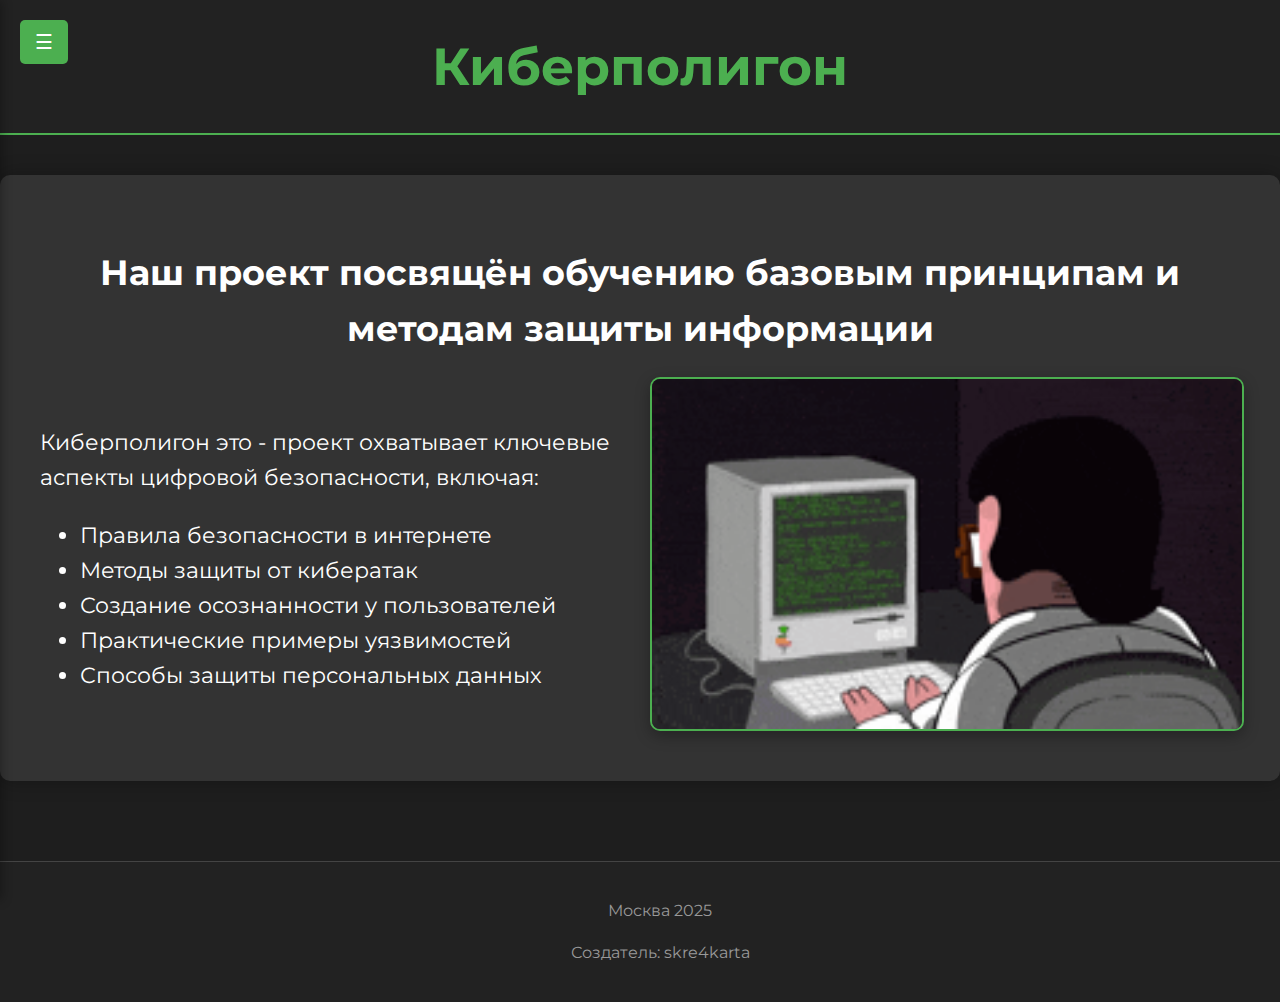
<file: WebSite_Cyberpoligon/index.html>
﻿<!DOCTYPE html>
<html lang="ru">
<head>
    <meta charset="UTF-8">
    <link rel="icon" type="image/x-icon" href="images/favicon.ico">
    <meta name="viewport" content="width=device-width, initial-scale=1.0">
    <title>Кибеполигон</title>
    <link rel="stylesheet" href="styles.css">
    <link href="https://fonts.googleapis.com/css2?family=Montserrat:wght@400;500;700&display=swap" rel="stylesheet">
</head>
<body class="index-page">
    <button class="menu-toggle">☰</button>

    <div class="sidebar">
        <div class="sidebar-header">
            <h2>Меню</h2>
        </div>
        <nav class="sidebar-nav">
            <ul>
                <li><a href="index.html" class="active">Главная</a></li>
                <li><a href="about.html">О проекте</a></li>
                <li><a href="team.html">Команда</a></li>
                <li><a href="blog.html">Журнал</a></li>
                <li><a href="resources.html">Ресурсы</a></li>
            </ul>
        </nav>
        <div class="sidebar-footer">
            <p>Москва 2025</p>
            <p>Создатель: skre4karta</p>
        </div>
    </div>

    <div class="main-content">
        <header class="page-title">
            <h1 class="fade-in">Киберполигон</h1>
        </header>

        <div class="container">
            <h2 class="fade-in subtitle">Наш проект посвящён обучению базовым принципам и методам защиты информации</h2>

            <div class="content-block">
                <div class="left-block fade-in">
                    <p>Киберполигон это - проект охватывает ключевые аспекты цифровой безопасности, включая:</p>
                    <ul>
                        <li>Правила безопасности в интернете</li>
                        <li>Методы защиты от кибератак</li>
                        <li>Создание осознанности у пользователей</li>
                        <li>Практические примеры уязвимостей</li>
                        <li>Способы защиты персональных данных</li>
                    </ul>
                </div>
                <div class="right-block fade-in">
                    <img src="images/security-concept.gif" alt="Концепция безопасности" class="project-image">
                </div>
            </div>
        </div>

        <footer class="main-footer">
            <p>Москва 2025</p>
            <p>Создатель: skre4karta</p>
        </footer>
    </div>

    <script src="script.js"></script>
</body>
</html>
</file>
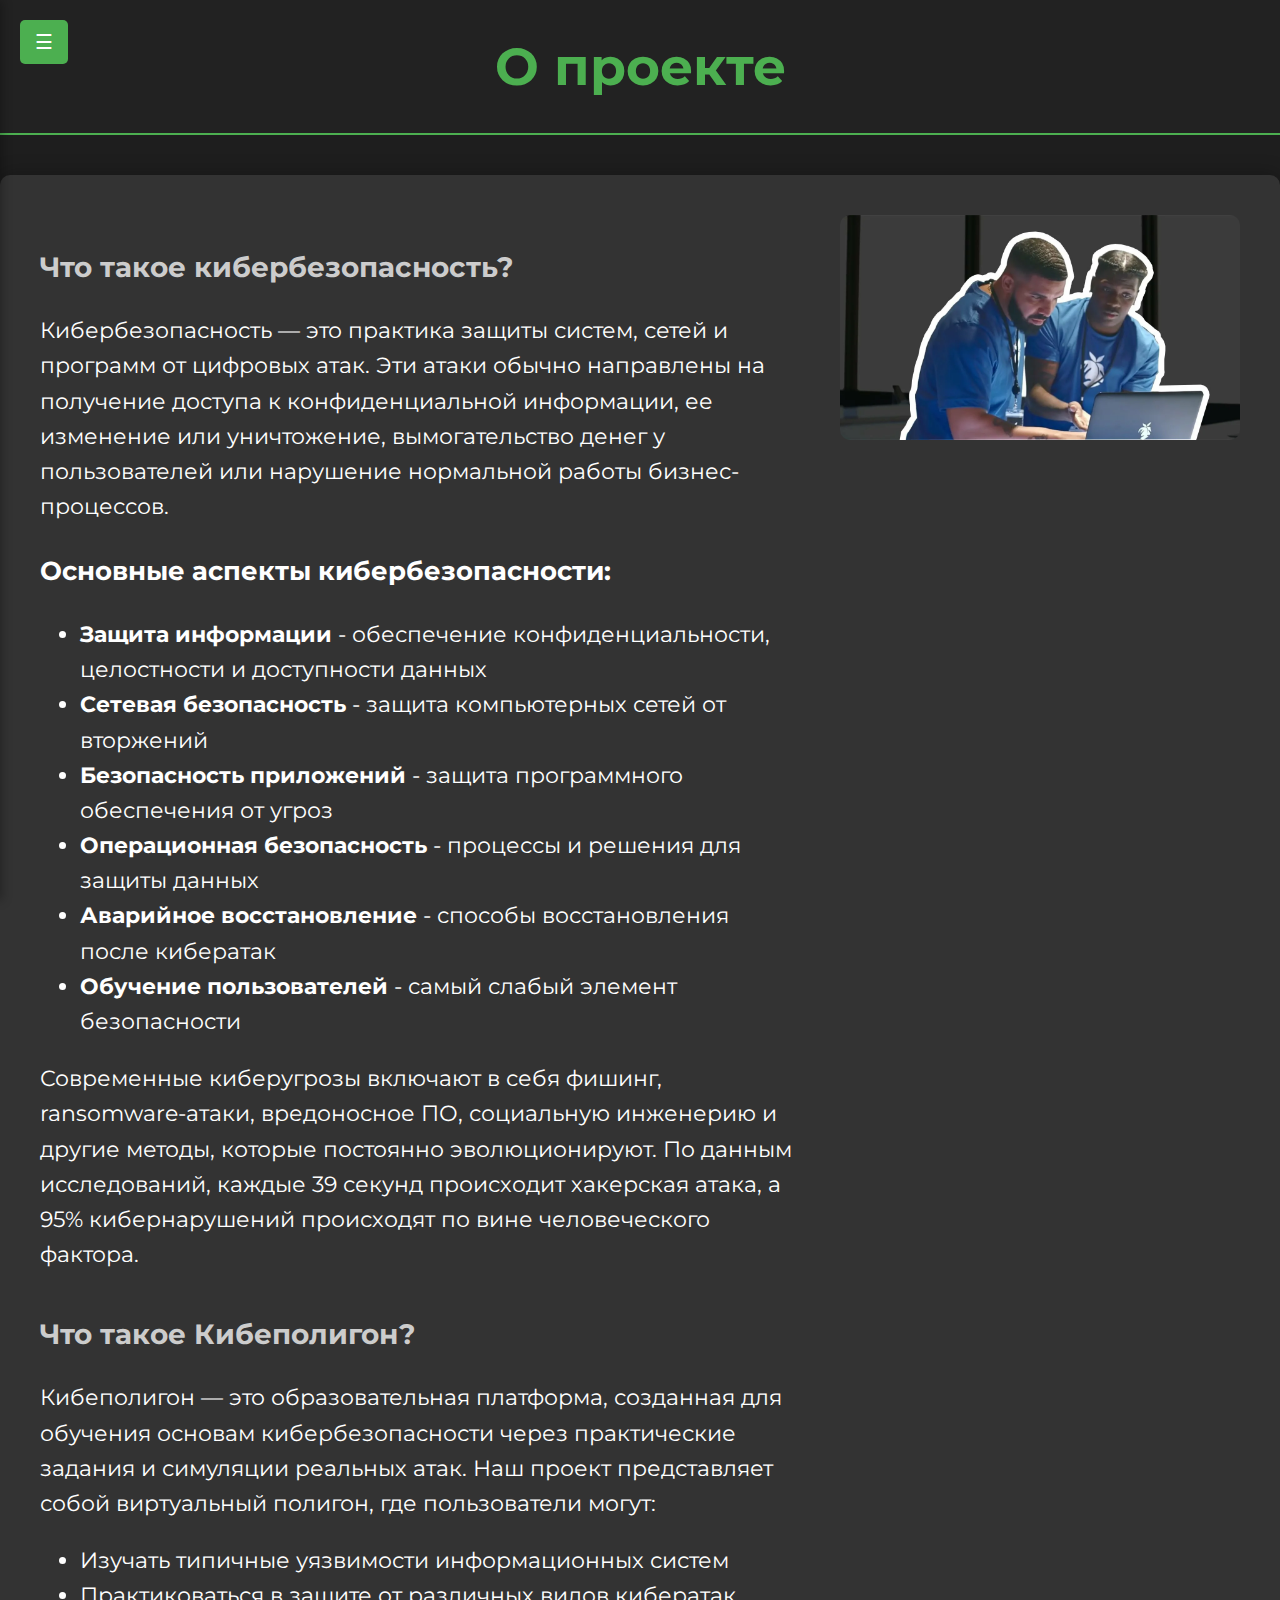
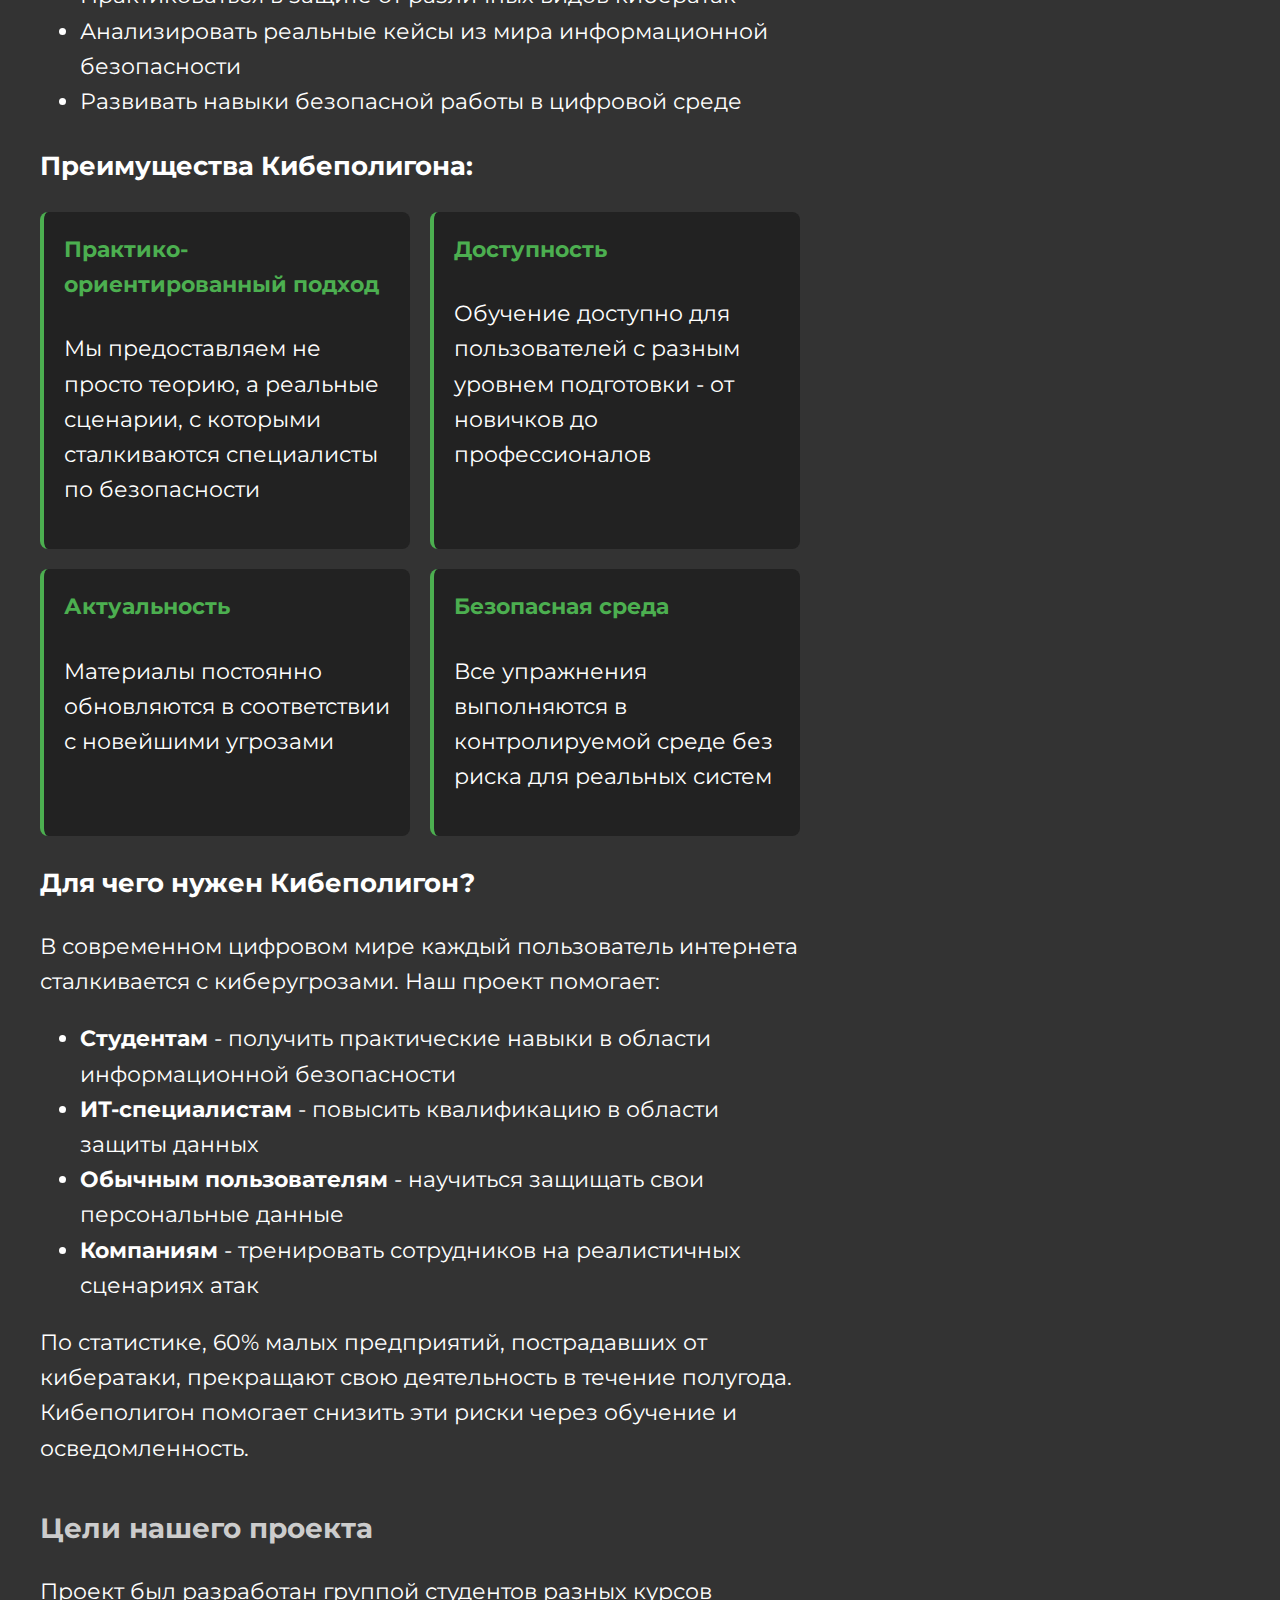
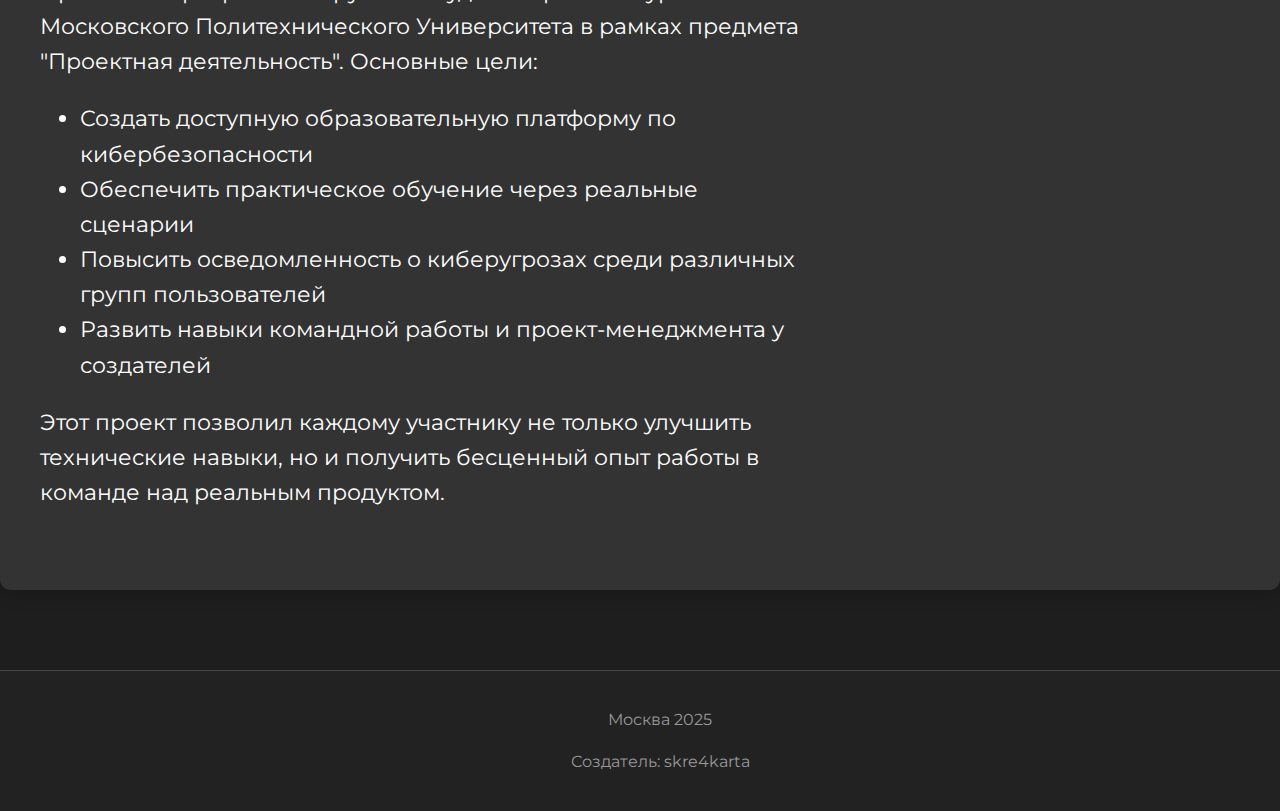
<file: WebSite_Cyberpoligon/about.html>
﻿<!DOCTYPE html>
<html lang="ru">
<head>
    <meta charset="UTF-8">
    <link rel="icon" type="image/x-icon" href="images/favicon.ico">
    <meta name="viewport" content="width=device-width, initial-scale=1.0">
    <title>О проекте | Кибеполигон</title>
    <link rel="stylesheet" href="styles.css">
    <link href="https://fonts.googleapis.com/css2?family=Montserrat:wght@400;500;700&display=swap" rel="stylesheet">
</head>
<body class="about-page">
    <button class="menu-toggle">☰</button>

    <div class="sidebar">
        <div class="sidebar-header">
            <h2>Меню</h2>
        </div>
        <nav class="sidebar-nav">
            <ul>
                <li><a href="index.html">Главная</a></li>
                <li><a href="about.html" class="active">О проекте</a></li>
                <li><a href="team.html">Команда</a></li>
                <li><a href="blog.html">Журнал</a></li>
                <li><a href="resources.html">Ресурсы</a></li>
            </ul>
        </nav>
        <div class="sidebar-footer">
            <p>Москва 2025</p>
            <p>Создатель: skre4karta</p>
        </div>
    </div>

    <div class="main-content">
        <header class="page-title">
            <h1 class="fade-in">О проекте</h1>
        </header>

        <div class="container">
            <div class="about-content">
                <div class="fade-in">
                    <section class="cyber-security-section">
                        <h2>Что такое кибербезопасность?</h2>
                        <p>Кибербезопасность — это практика защиты систем, сетей и программ от цифровых атак. Эти атаки обычно направлены на получение доступа к конфиденциальной информации, ее изменение или уничтожение, вымогательство денег у пользователей или нарушение нормальной работы бизнес-процессов.</p>

                        <h3>Основные аспекты кибербезопасности:</h3>
                        <ul>
                            <li><strong>Защита информации</strong> - обеспечение конфиденциальности, целостности и доступности данных</li>
                            <li><strong>Сетевая безопасность</strong> - защита компьютерных сетей от вторжений</li>
                            <li><strong>Безопасность приложений</strong> - защита программного обеспечения от угроз</li>
                            <li><strong>Операционная безопасность</strong> - процессы и решения для защиты данных</li>
                            <li><strong>Аварийное восстановление</strong> - способы восстановления после кибератак</li>
                            <li><strong>Обучение пользователей</strong> - самый слабый элемент безопасности</li>
                        </ul>

                        <p>Современные киберугрозы включают в себя фишинг, ransomware-атаки, вредоносное ПО, социальную инженерию и другие методы, которые постоянно эволюционируют. По данным исследований, каждые 39 секунд происходит хакерская атака, а 95% кибернарушений происходят по вине человеческого фактора.</p>
                    </section>

                    <section class="cyberpolygon-section">
                        <h2>Что такое Кибеполигон?</h2>
                        <p>Кибеполигон — это образовательная платформа, созданная для обучения основам кибербезопасности через практические задания и симуляции реальных атак. Наш проект представляет собой виртуальный полигон, где пользователи могут:</p>

                        <ul>
                            <li>Изучать типичные уязвимости информационных систем</li>
                            <li>Практиковаться в защите от различных видов кибератак</li>
                            <li>Анализировать реальные кейсы из мира информационной безопасности</li>
                            <li>Развивать навыки безопасной работы в цифровой среде</li>
                        </ul>

                        <h3>Преимущества Кибеполигона:</h3>
                        <div class="advantages-grid">
                            <div class="advantage-card">
                                <h4>Практико-ориентированный подход</h4>
                                <p>Мы предоставляем не просто теорию, а реальные сценарии, с которыми сталкиваются специалисты по безопасности</p>
                            </div>
                            <div class="advantage-card">
                                <h4>Доступность</h4>
                                <p>Обучение доступно для пользователей с разным уровнем подготовки - от новичков до профессионалов</p>
                            </div>
                            <div class="advantage-card">
                                <h4>Актуальность</h4>
                                <p>Материалы постоянно обновляются в соответствии с новейшими угрозами</p>
                            </div>
                            <div class="advantage-card">
                                <h4>Безопасная среда</h4>
                                <p>Все упражнения выполняются в контролируемой среде без риска для реальных систем</p>
                            </div>
                        </div>

                        <h3>Для чего нужен Кибеполигон?</h3>
                        <p>В современном цифровом мире каждый пользователь интернета сталкивается с киберугрозами. Наш проект помогает:</p>
                        <ul>
                            <li><strong>Студентам</strong> - получить практические навыки в области информационной безопасности</li>
                            <li><strong>ИТ-специалистам</strong> - повысить квалификацию в области защиты данных</li>
                            <li><strong>Обычным пользователям</strong> - научиться защищать свои персональные данные</li>
                            <li><strong>Компаниям</strong> - тренировать сотрудников на реалистичных сценариях атак</li>
                        </ul>

                        <p>По статистике, 60% малых предприятий, пострадавших от кибератаки, прекращают свою деятельность в течение полугода. Кибеполигон помогает снизить эти риски через обучение и осведомленность.</p>
                    </section>

                    <section class="project-goals">
                        <h2>Цели нашего проекта</h2>
                        <p>Проект был разработан группой студентов разных курсов Московского Политехнического Университета в рамках предмета "Проектная деятельность". Основные цели:</p>
                        <ul>
                            <li>Создать доступную образовательную платформу по кибербезопасности</li>
                            <li>Обеспечить практическое обучение через реальные сценарии</li>
                            <li>Повысить осведомленность о киберугрозах среди различных групп пользователей</li>
                            <li>Развить навыки командной работы и проект-менеджмента у создателей</li>
                        </ul>
                        <p>Этот проект позволил каждому участнику не только улучшить технические навыки, но и получить бесценный опыт работы в команде над реальным продуктом.</p>
                    </section>
                </div>
                <img src="images/team-work.jpg" alt="Работа команды" class="about-photo zoom-in">
            </div>
        </div>

        <footer class="main-footer">
            <p>Москва 2025</p>
            <p>Создатель: skre4karta</p>
        </footer>
    </div>

    <script src="script.js"></script>
</body>
</html>
</file>
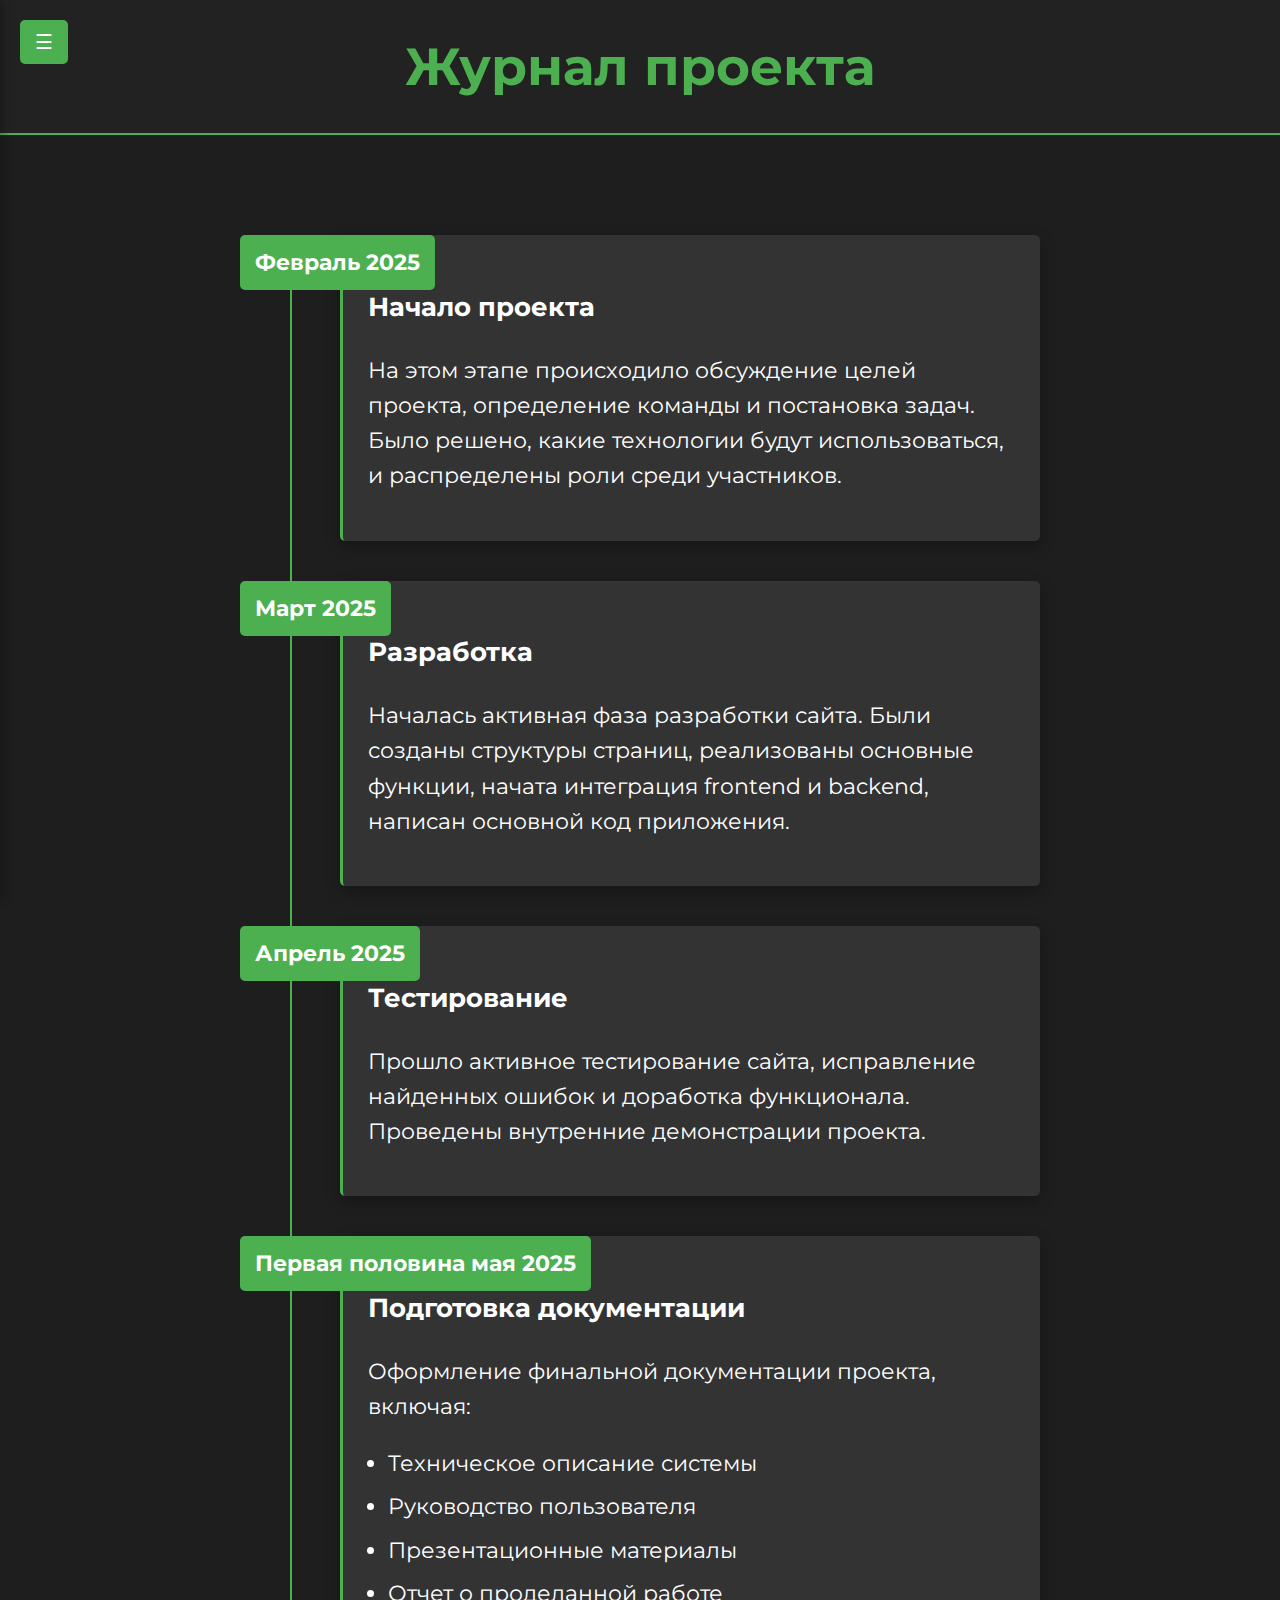
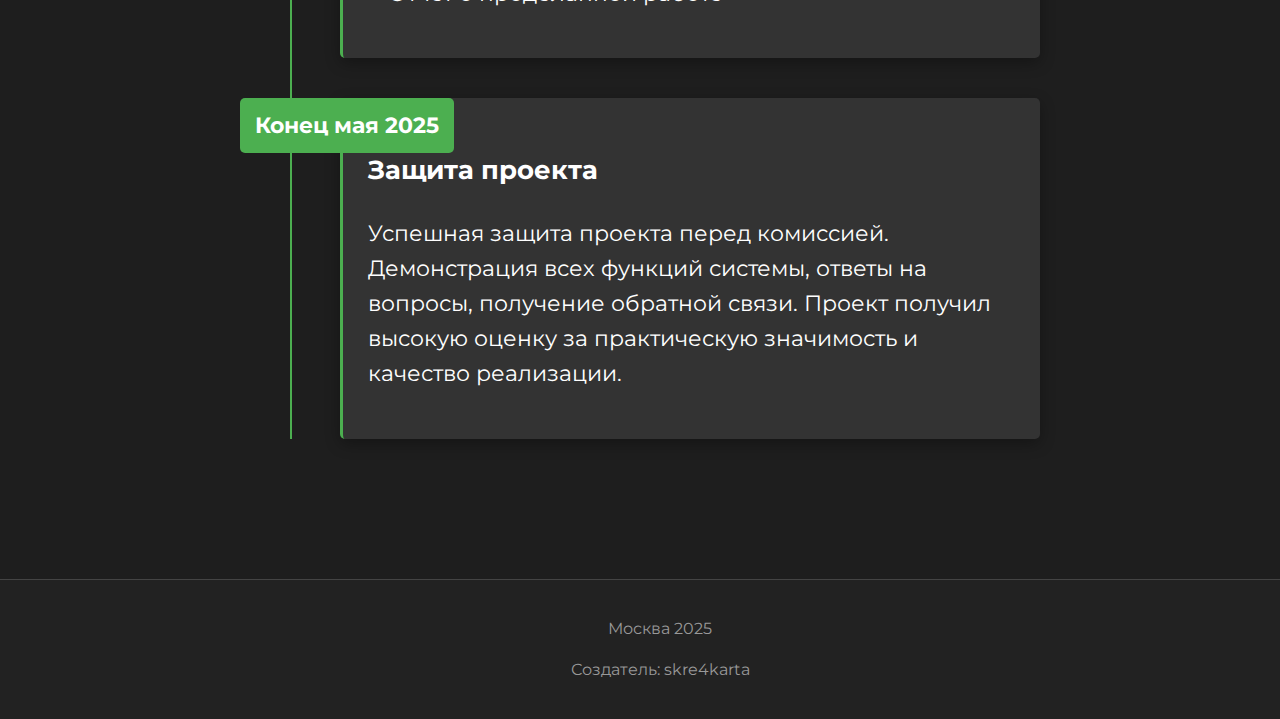
<file: WebSite_Cyberpoligon/blog.html>
﻿<!DOCTYPE html>
<html lang="ru">
<head>
    <meta charset="UTF-8">
    <link rel="icon" type="image/x-icon" href="images/favicon.ico">
    <meta name="viewport" content="width=device-width, initial-scale=1.0">
    <title>Журнал | Кибеполигон</title>
    <link rel="stylesheet" href="styles.css">
    <link href="https://fonts.googleapis.com/css2?family=Montserrat:wght@400;500;700&display=swap" rel="stylesheet">
</head>
<body class="blog-page">
    <button class="menu-toggle">☰</button>

    <div class="sidebar">
        <div class="sidebar-header">
            <h2>Меню</h2>
        </div>
        <nav class="sidebar-nav">
            <ul>
                <li><a href="index.html">Главная</a></li>
                <li><a href="about.html">О проекте</a></li>
                <li><a href="team.html">Команда</a></li>
                <li><a href="blog.html" class="active">Журнал</a></li>
                <li><a href="resources.html">Ресурсы</a></li>
            </ul>
        </nav>
        <div class="sidebar-footer">
            <p>Москва 2025</p>
            <p>Создатель: skre4karta</p>
        </div>
    </div>

    <div class="main-content">
        <header class="page-title">
            <h1 class="fade-in">Журнал проекта</h1>
        </header>

        <div class="container">
            <div class="timeline">
                <div class="timeline-item zoom-in">
                    <div class="timeline-date">Февраль 2025</div>
                    <div class="timeline-content">
                        <h3>Начало проекта</h3>
                        <p>На этом этапе происходило обсуждение целей проекта, определение команды и постановка задач. Было решено, какие технологии будут использоваться, и распределены роли среди участников.</p>
                    </div>
                </div>

                <div class="timeline-item zoom-in" style="animation-delay: 0.2s;">
                    <div class="timeline-date">Март 2025</div>
                    <div class="timeline-content">
                        <h3>Разработка</h3>
                        <p>Началась активная фаза разработки сайта. Были созданы структуры страниц, реализованы основные функции, начата интеграция frontend и backend, написан основной код приложения.</p>
                    </div>
                </div>

                <div class="timeline-item zoom-in" style="animation-delay: 0.4s;">
                    <div class="timeline-date">Апрель 2025</div>
                    <div class="timeline-content">
                        <h3>Тестирование</h3>
                        <p>Прошло активное тестирование сайта, исправление найденных ошибок и доработка функционала. Проведены внутренние демонстрации проекта.</p>
                    </div>
                </div>

                <div class="timeline-item zoom-in" style="animation-delay: 0.6s;">
                    <div class="timeline-date">Первая половина мая 2025</div>
                    <div class="timeline-content">
                        <h3>Подготовка документации</h3>
                        <p>
                            Оформление финальной документации проекта, включая:
                            <ul>
                                <li>Техническое описание системы</li>
                                <li>Руководство пользователя</li>
                                <li>Презентационные материалы</li>
                                <li>Отчет о проделанной работе</li>
                            </ul>
                        </p>
                    </div>
                </div>

                <div class="timeline-item zoom-in" style="animation-delay: 0.8s;">
                    <div class="timeline-date">Конец мая 2025</div>
                    <div class="timeline-content">
                        <h3>Защита проекта</h3>
                        <p>Успешная защита проекта перед комиссией. Демонстрация всех функций системы, ответы на вопросы, получение обратной связи. Проект получил высокую оценку за практическую значимость и качество реализации.</p>
                    </div>
                </div>
            </div>
        </div>

        <footer class="main-footer">
            <p>Москва 2025</p>
            <p>Создатель: skre4karta</p>
        </footer>
    </div>

    <script src="script.js"></script>
</body>
</html>
</file>
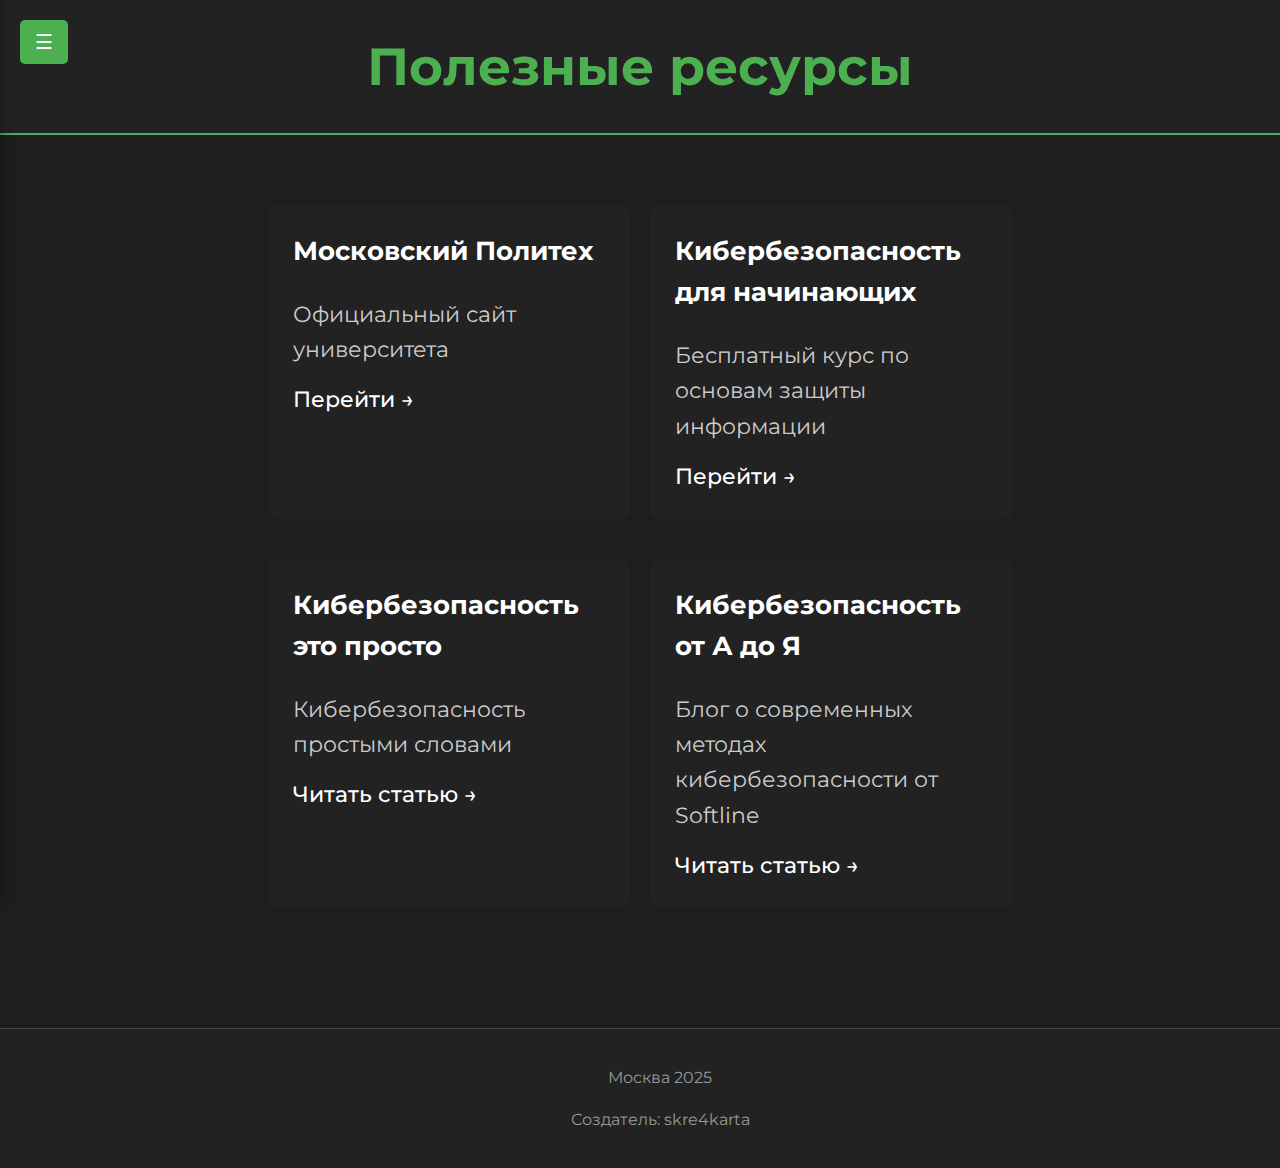
<file: WebSite_Cyberpoligon/resources.html>
﻿<!DOCTYPE html>
<html lang="ru">
<head>
    <meta charset="UTF-8">
    <link rel="icon" type="image/x-icon" href="images/favicon.ico">
    <meta name="viewport" content="width=device-width, initial-scale=1.0">
    <title>Ресурсы | Кибеполигон</title>
    <link rel="stylesheet" href="styles.css">
    <link href="https://fonts.googleapis.com/css2?family=Montserrat:wght@400;500;700&display=swap" rel="stylesheet">
</head>
<body class="resources-page">
    <button class="menu-toggle">☰</button>

    <div class="sidebar">
        <div class="sidebar-header">
            <h2>Меню</h2>
        </div>
        <nav class="sidebar-nav">
            <ul>
                <li><a href="index.html">Главная</a></li>
                <li><a href="about.html">О проекте</a></li>
                <li><a href="team.html">Команда</a></li>
                <li><a href="blog.html">Журнал</a></li>
                <li><a href="resources.html" class="active">Ресурсы</a></li>
            </ul>
        </nav>
        <div class="sidebar-footer">
            <p>Москва 2025</p>
            <p>Создатель: skre4karta</p>
        </div>
    </div>

    <div class="main-content">
        <header class="page-title">
            <h1 class="fade-in">Полезные ресурсы</h1>
        </header>

        <div class="container">
            <div class="resources-grid">
                <div class="resource-card zoom-in">
                    <h3 class="resource-title">Московский Политех</h3>
                    <p>Официальный сайт университета</p>
                    <a href="https://mospolytech.ru" target="_blank" rel="noopener noreferrer">Перейти →</a>
                </div>

                <div class="resource-card zoom-in" style="animation-delay: 0.2s;">
                    <h3 class="resource-title">Кибербезопасность для начинающих</h3>
                    <p>Бесплатный курс по основам защиты информации</p>
                    <a href="https://cyberpolygon.netlify.app/" target="_blank" rel="noopener noreferrer">Перейти →</a>
                </div>

                <div class="resource-card zoom-in" style="animation-delay: 0.4s;">
                    <h3 class="resource-title">Кибербезопасность это просто</h3>
                    <p>Кибербезопасность простыми словами</p>
                    <a href="https://skyeng.ru/it-industry/it/kiberbezopasnost-prostymi-slovami-dlya-nachinayuschikh/" target="_blank" rel="noopener noreferrer">Читать статью →</a>
                </div>

                <div class="resource-card zoom-in" style="animation-delay: 0.6s;">
                    <h3 class="resource-title">Кибербезопасность от А до Я</h3>
                    <p>Блог о современных методах кибербезопасности от Softline</p>
                    <a href="https://softline.ru/about/blog/kiberbezopasnost-ot-a-do-ya" target="_blank" rel="noopener noreferrer">Читать статью →</a>
                </div>
            </div>
        </div>

        <footer class="main-footer">
            <p>Москва 2025</p>
            <p>Создатель: skre4karta</p>
        </footer>
    </div>

    <script src="script.js"></script>
</body>
</html>
</file>
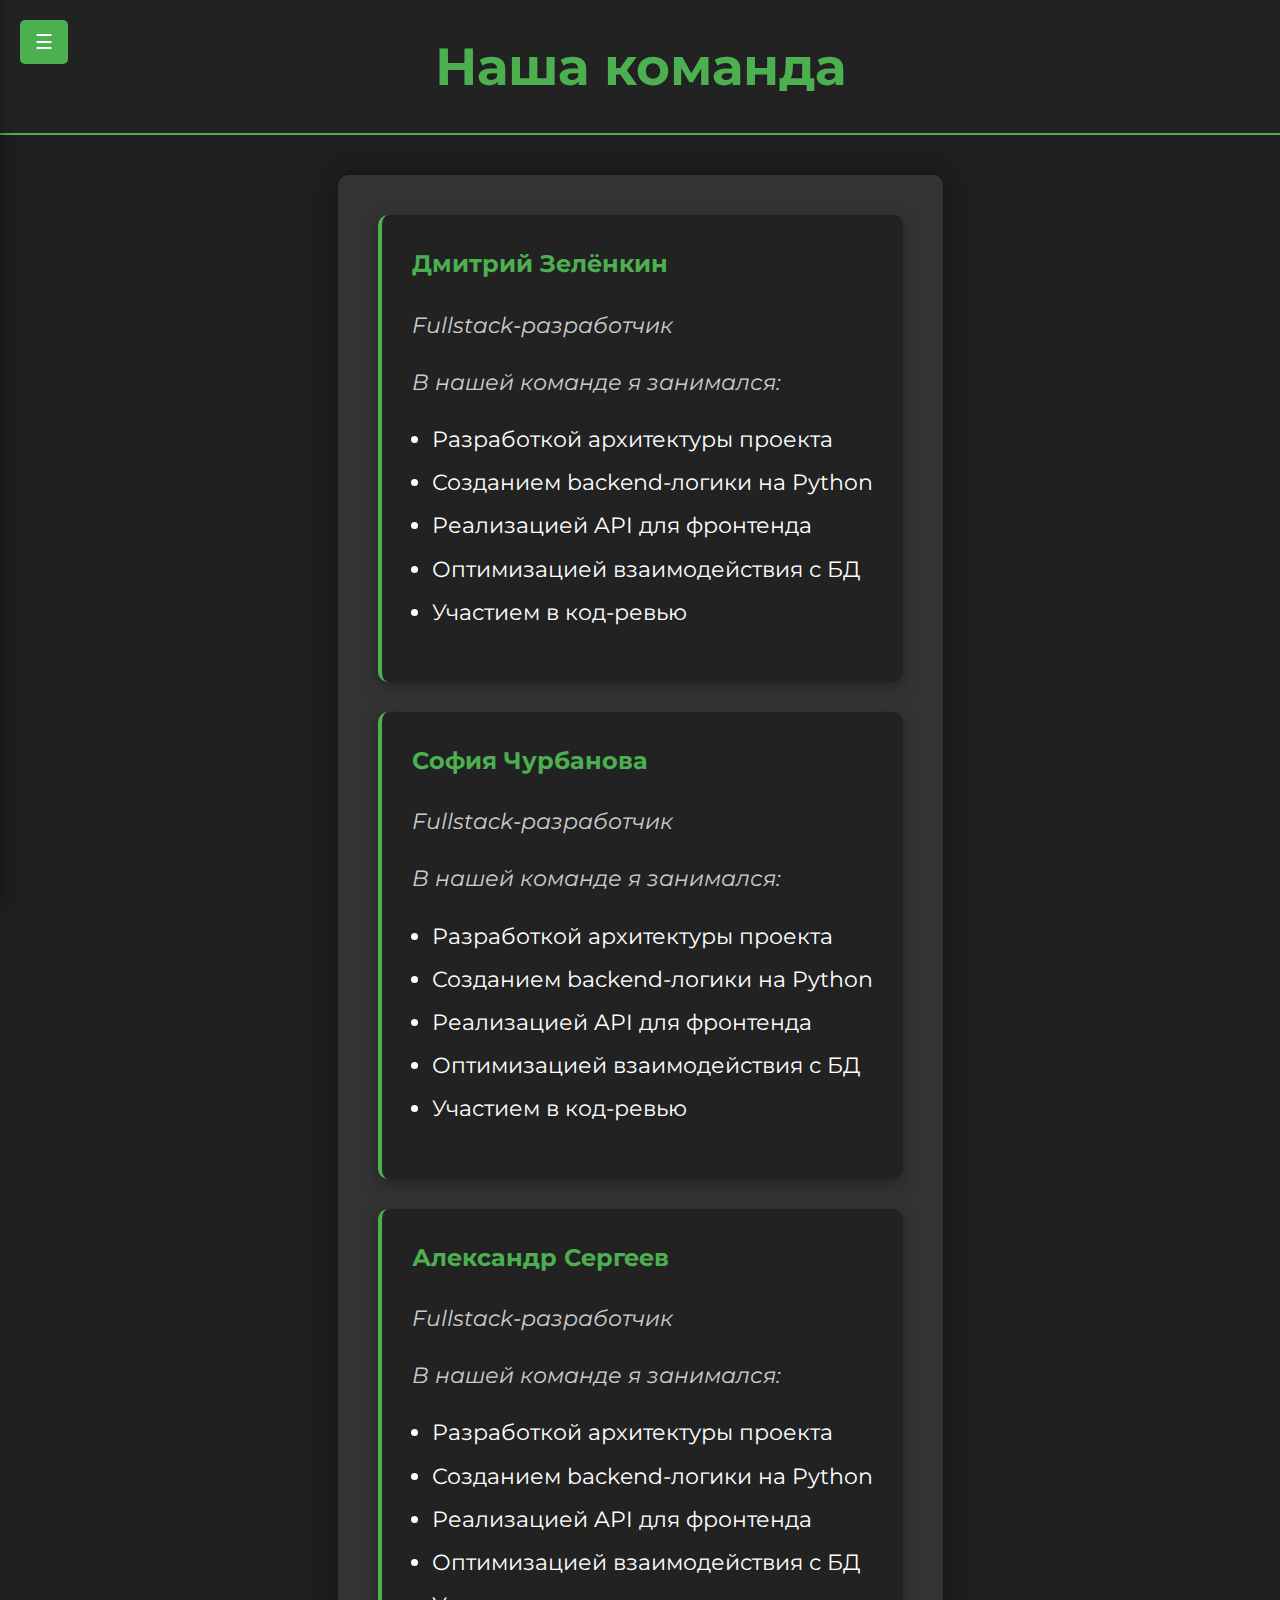
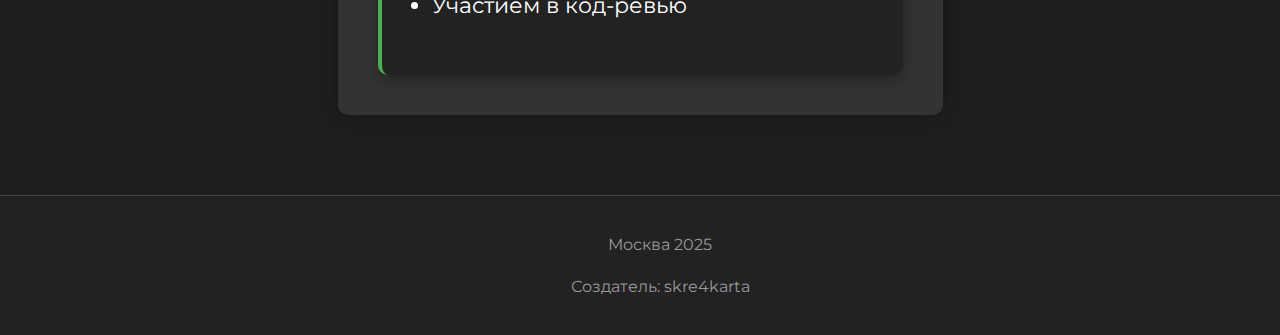
<file: WebSite_Cyberpoligon/team.html>
﻿<!DOCTYPE html>
<html lang="ru">
<head>
    <meta charset="UTF-8">
    <link rel="icon" type="image/x-icon" href="images/favicon.ico">
    <meta name="viewport" content="width=device-width, initial-scale=1.0">
    <title>Команда | Кибеполигон</title>
    <link rel="stylesheet" href="styles.css">
    <link href="https://fonts.googleapis.com/css2?family=Montserrat:wght@400;500;700&display=swap" rel="stylesheet">
</head>
<body class="team-page">
    <button class="menu-toggle">☰</button>

    <div class="sidebar">
        <div class="sidebar-header">
            <h2>Меню</h2>
        </div>
        <nav class="sidebar-nav">
            <ul>
                <li><a href="index.html">Главная</a></li>
                <li><a href="about.html">О проекте</a></li>
                <li><a href="team.html" class="active">Команда</a></li>
                <li><a href="blog.html">Журнал</a></li>
                <li><a href="resources.html">Ресурсы</a></li>
            </ul>
        </nav>
        <div class="sidebar-footer">
            <p>Москва 2025</p>
            <p>Создатель: skre4karta</p>
        </div>
    </div>

    <div class="main-content">
        <header class="page-title">
            <h1 class="fade-in">Наша команда</h1>
        </header>

        <div class="container">
            <div class="team-members-container">
                <div class="team-member zoom-in">
                    <div class="member-info">
                        <h3>Дмитрий Зелёнкин</h3>
                        <p>Fullstack-разработчик</p>
                        <div class="member-description">
                            <p>В нашей команде я занимался:</p>
                            <ul>
                                <li>Разработкой архитектуры проекта</li>
                                <li>Созданием backend-логики на Python</li>
                                <li>Реализацией API для фронтенда</li>
                                <li>Оптимизацией взаимодействия с БД</li>
                                <li>Участием в код-ревью</li>
                            </ul>
                        </div>
                    </div>
                </div>
   
                <div class="team-member zoom-in" style="animation-delay: 0.2s;">
                    <div class="member-info">
                        <h3>София Чурбанова</h3>
                        <p>Fullstack-разработчик</p>
                        <div class="member-description">
                            <p>В нашей команде я занимался:</p>
                            <ul>
                                <li>Разработкой архитектуры проекта</li>
                                <li>Созданием backend-логики на Python</li>
                                <li>Реализацией API для фронтенда</li>
                                <li>Оптимизацией взаимодействия с БД</li>
                                <li>Участием в код-ревью</li>
                            </ul>
                        </div>
                    </div>
                </div>

                <div class="team-member zoom-in" style="animation-delay: 0.4s;">
                    <div class="member-info">
                        <h3>Александр Сергеев</h3>
                        <p>Fullstack-разработчик</p>
                        <div class="member-description">
                            <p>В нашей команде я занимался:</p>
                            <ul>
                                <li>Разработкой архитектуры проекта</li>
                                <li>Созданием backend-логики на Python</li>
                                <li>Реализацией API для фронтенда</li>
                                <li>Оптимизацией взаимодействия с БД</li>
                                <li>Участием в код-ревью</li>
                            </ul>
                        </div>
                    </div>
                </div>
            </div>
        </div>

        <footer class="main-footer">
            <p>Москва 2025</p>
            <p>Создатель: skre4karta</p>
        </footer>
    </div>

    <script src="script.js"></script>
</body>
</html>
</file>
<file: WebSite_Cyberpoligon/styles.css>
:root {
    --dark-bg: #1e1e1e;
    --dark-header: #333;
    --darker-bg: #222;
    --card-bg: #333;
    --accent-green: #4CAF50;
    --accent-dark-green: #008000;
    --text-white: #ffffff;
    --text-light: #cccccc;
    --text-gray: #999;
    --border-color: #444;
    --divider-color: #4CAF50;
    --hover-dark: #444;
    --shadow-color: rgba(0, 0, 0, 0.3);
    --transition: 0.3s ease;
    --sidebar-width: 250px;
}

body {
    font-family: 'Montserrat', sans-serif;
    margin: 0;
    padding: 0;
    background-color: var(--dark-bg);
    color: var(--text-white);
    line-height: 1.6;
    transition: margin-left var(--transition);
}

.page-title {
    padding: 25px 0;
    background-color: var(--darker-bg);
    margin: 0;
    border-bottom: 2px solid var(--accent-green);
    text-align: center;
    width: 100%;
}

    .page-title h1 {
        font-size: 52px;
        margin: 0;
        color: var(--accent-green);
    }

.index-page .container,
.about-page .container,
.team-page .container {
    background-color: var(--card-bg);
    padding: 40px;
    border-radius: 10px;
    margin: 40px auto;
    box-shadow: 0 0 20px var(--shadow-color);
    max-width: 1200px;
}

.sidebar {
    height: 100%;
    width: var(--sidebar-width);
    position: fixed;
    top: 0;
    left: -250px;
    background-color: var(--darker-bg);
    overflow-x: hidden;
    transition: left var(--transition);
    z-index: 100;
    box-shadow: 2px 0 10px var(--shadow-color);
    display: flex;
    flex-direction: column;
}

    .sidebar.active {
        left: 0;
    }

.sidebar-header {
    padding: 20px;
    text-align: center;
    border-bottom: 1px solid var(--border-color);
    position: relative;
}

    .sidebar-header h2 {
        color: var(--text-white);
        margin: 0;
        font-size: 20px;
    }

.sidebar-nav {
    padding: 20px 0;
    flex-grow: 1;
}

    .sidebar-nav ul {
        list-style: none;
        padding: 0;
        margin: 0;
    }

    .sidebar-nav li a {
        display: block;
        padding: 15px 25px;
        color: var(--text-white);
        text-decoration: none;
        transition: var(--transition);
        border-left: 4px solid transparent;
        font-size: 16px;
    }

        .sidebar-nav li a:hover {
            background-color: var(--hover-dark);
            border-left: 4px solid var(--accent-green);
        }

        .sidebar-nav li a.active {
            background-color: var(--card-bg);
            border-left: 4px solid var(--accent-green);
        }

.sidebar-footer {
    padding: 15px;
    text-align: center;
    border-top: 1px solid var(--border-color);
    font-size: 14px;
    color: var(--text-gray);
}

.main-content {
    margin-left: 0;
    padding: 0;
    transition: margin-left var(--transition);
    min-height: 100vh;
    display: flex;
    flex-direction: column;
}

    .main-content.shifted {
        margin-left: var(--sidebar-width);
    }

.menu-toggle {
    position: fixed;
    left: 20px;
    top: 20px;
    z-index: 1000;
    background-color: var(--accent-green);
    border: none;
    color: white;
    padding: 10px 15px;
    border-radius: 5px;
    cursor: pointer;
    font-size: 20px;
    transition: var(--transition);
}

    .menu-toggle:hover {
        background-color: var(--accent-dark-green);
    }

.container {
    font-size: 22px;
    max-width: 1500px;
    margin: 40px auto;
    padding: 20px;
    flex-grow: 1;
}

h1, h2, h3 {
    color: var(--text-white);
}

h2 {
    font-size: 28px;
    color: var(--text-light);
    margin-top: 30px;
}

.subtitle {
    font-size: 35px;
    color: var(--text-white);
    text-align: center;
    margin-bottom: 10px;
}

.content-block {
    display: flex;
    justify-content: space-between;
    align-items: center;
    gap: 20px;
    margin-top: 20px;
}

.left-block {
    flex: 1;
}

.right-block {
    flex: 1;
    text-align: center;
}

.project-image {
    max-width: 100%;
    height: 350px;
    border-radius: 10px;
    border: 2px solid var(--accent-green);
    transition: transform var(--transition);
    box-shadow: 0 5px 15px var(--shadow-color);
}

    .project-image:hover {
        transform: scale(1.03);
    }

.cyber-security-section,
.cyberpolygon-section,
.project-goals {
    margin-bottom: 40px;
}

.advantages-grid {
    display: grid;
    grid-template-columns: repeat(auto-fit, minmax(250px, 1fr));
    gap: 20px;
    margin: 20px 0;
}

.advantage-card {
    background-color: var(--darker-bg);
    padding: 20px;
    border-radius: 8px;
    border-left: 4px solid var(--accent-green);
}

    .advantage-card h4 {
        color: var(--accent-green);
        margin-top: 0;
    }

.about-content {
    display: flex;
    gap: 40px;
}

    .about-content > div {
        flex: 1;
    }

.about-photo {
    max-width: 400px;
    border-radius: 10px;
    object-fit: cover;
    align-self: flex-start;
}

    .about-photo:hover {
        transform: scale(1.02);
    }

.team-members-container {
    display: flex;
    flex-direction: column;
    gap: 30px;
}

.team-member {
    background-color: var(--darker-bg);
    padding: 30px;
    border-radius: 10px;
    box-shadow: 0 5px 15px var(--shadow-color);
    border-left: 4px solid var(--accent-green);
}

.member-info h3 {
    color: var(--accent-green);
    margin-top: 0;
    font-size: 24px;
}

.member-info p {
    color: var(--text-light);
    font-style: italic;
    margin-bottom: 15px;
}

.member-description {
    margin-top: 15px;
}

    .member-description ul {
        padding-left: 20px;
    }

    .member-description li {
        margin-bottom: 8px;
    }

.timeline-content ul {
    padding-left: 20px;
    margin: 10px 0;
}

.timeline-content li {
    margin-bottom: 8px;
}

.resources-section {
    margin-top: 50px;
    padding-top: 30px;
    border-top: 1px solid var(--border-color);
}

    .resources-section h2 {
        color: var(--accent-green);
        text-align: center;
        margin-bottom: 30px;
    }

.resource-card {
    background-color: var(--darker-bg);
    padding: 25px;
    border-radius: 10px;
    margin-bottom: 20px;
    transition: transform 0.3s ease;
}

    .resource-card:hover {
        transform: translateY(-5px);
    }

    .resource-card h3 {
        color: var(--text-white);
        margin-top: 0;
    }

    .resource-card p {
        color: var(--text-light);
        margin-bottom: 15px;
    }

    .resource-card a {
        color: var(--accent-green);
        text-decoration: none;
        font-weight: 500;
        transition: color 0.3s ease;
    }

        .resource-card a:hover {
            color: var(--accent-dark-green);
            text-decoration: underline;
        }

.timeline {
    position: relative;
    max-width: 800px;
    margin: 40px auto;
}

    .timeline::before {
        content: '';
        position: absolute;
        width: 2px;
        background-color: var(--accent-green);
        top: 0;
        bottom: 0;
        left: 50px;
    }

.timeline-item {
    position: relative;
    margin-bottom: 40px;
    padding-left: 100px;
}

.timeline-date {
    position: absolute;
    left: 0;
    top: 0;
    background-color: var(--accent-green);
    color: white;
    padding: 10px 15px;
    border-radius: 5px;
    font-weight: bold;
}

.timeline-content {
    background-color: var(--card-bg);
    padding: 25px;
    border-radius: 5px;
    border-left: 3px solid var(--accent-green);
    box-shadow: 0 5px 15px var(--shadow-color);
}

.resources-grid {
    display: grid;
    grid-template-columns: repeat(auto-fit, minmax(317px, 1fr));
    gap: 20px;
    margin-top: 10px;
}

.main-footer {
    text-align: center;
    padding: 20px;
    background-color: var(--darker-bg);
    margin-top: 40px;
    border-top: 1px solid var(--border-color);
    font-size: 16px;
    color: var(--text-gray);
    width: 100%;
}

@keyframes fadeIn {
    from {
        opacity: 0;
        transform: translateY(20px);
    }

    to {
        opacity: 1;
        transform: translateY(0);
    }
}

@keyframes zoomIn {
    from {
        transform: scale(0.95);
        opacity: 0;
    }

    to {
        transform: scale(1);
        opacity: 1;
    }
}

.fade-in {
    animation: fadeIn 1s ease-out forwards;
}

.zoom-in {
    animation: zoomIn 1s ease-out forwards;
}

@media (max-width: 992px) {
    .page-title h1 {
        font-size: 42px;
    }

    .container {
        padding: 30px;
    }

    .content-block, .about-content {
        flex-direction: column;
        gap: 30px;
    }
}

@media (max-width: 768px) {
    .page-title h1 {
        font-size: 36px;
        padding: 0 15px;
    }

    .main-content.shifted {
        margin-left: 0;
    }

    .sidebar.active {
        width: 100%;
    }

    .menu-toggle {
        left: 15px;
        top: 15px;
    }

    .container {
        padding: 20px;
        margin: 20px auto;
    }

    h2 {
        font-size: 24px;
    }

    .timeline::before {
        left: 30px;
    }

    .timeline-item {
        padding-left: 80px;
    }

    .sidebar-nav li a {
        padding: 12px 20px;
    }
}

@media (max-width: 576px) {
    .page-title h1 {
        font-size: 32px;
    }

    .container {
        padding: 15px;
    }

    .timeline::before {
        left: 20px;
    }

    .timeline-item {
        padding-left: 70px;
    }

    .resource-card {
        padding: 20px;
    }
}

@media (max-width: 768px) {
    .about-content {
        flex-direction: column;
    }

    .about-photo {
        max-width: 100%;
    }
}
</file>
